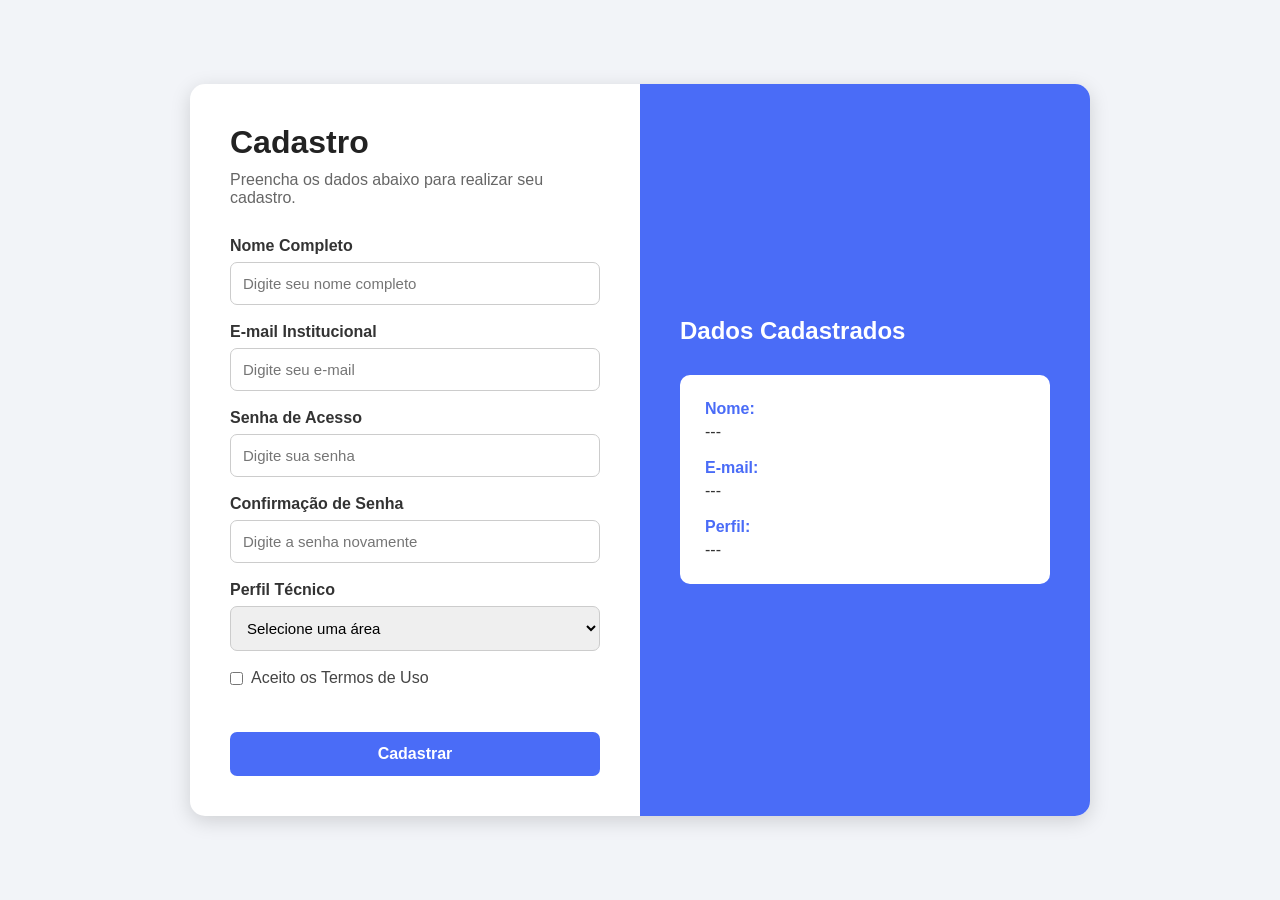
<file: index2.html>
<!DOCTYPE html>
<html lang="pt-BR">
<head>
    <meta charset="UTF-8">
    <meta name="viewport" content="width=device-width, initial-scale=1.0">
    <title>Cadastro - Desenvolvimento Web</title>

    <link rel="stylesheet" href="style2.css">
</head>

<body>

    <div class="container">

        <div class="formulario">

            <h1>Cadastro</h1>
            <p>Preencha os dados abaixo para realizar seu cadastro.</p>

            <form id="cadastroForm">

                <div class="campo">
                    <label for="nome">Nome Completo</label>
                    <input
                        type="text"
                        id="nome"
                        placeholder="Digite seu nome completo"
                        required
                    >
                </div>

                <div class="campo">
                    <label for="email">E-mail Institucional</label>
                    <input
                        type="email"
                        id="email"
                        placeholder="Digite seu e-mail"
                        required
                    >
                </div>

                <div class="campo">
                    <label for="senha">Senha de Acesso</label>
                    <input
                        type="password"
                        id="senha"
                        placeholder="Digite sua senha"
                        minlength="6"
                        required
                    >
                </div>

                <div class="campo">
                    <label for="confirmaSenha">Confirmação de Senha</label>
                    <input
                        type="password"
                        id="confirmaSenha"
                        placeholder="Digite a senha novamente"
                        required
                    >
                </div>

                <div class="campo">
                    <label for="perfil">Perfil Técnico</label>

                    <select id="perfil" required>
                        <option value="">Selecione uma área</option>
                        <option value="Redes">Redes</option>
                        <option value="Desenvolvimento">Desenvolvimento</option>
                        <option value="Suporte">Suporte</option>
                    </select>
                </div>

                <div class="termos">
                    <input type="checkbox" id="termos" required>
                    <label for="termos">
                        Aceito os Termos de Uso
                    </label>
                </div>

                <p id="mensagem"></p>

                <button type="submit">Cadastrar</button>

            </form>

        </div>

        <div class="saida">

            <h2>Dados Cadastrados</h2>

            <div class="resultado">

                <p>
                    <strong>Nome:</strong>
                    <span id="saidaNome">---</span>
                </p>

                <p>
                    <strong>E-mail:</strong>
                    <span id="saidaEmail">---</span>
                </p>

                <p>
                    <strong>Perfil:</strong>
                    <span id="saidaPerfil">---</span>
                </p>

            </div>

        </div>

    </div>

    <script src="script2.js"></script>

</body>
</html>
</file>
<file: style2.css>
* {
    margin: 0;
    padding: 0;
    box-sizing: border-box;
}

body {
    font-family: Arial, sans-serif;
    background-color: #f2f4f8;
    min-height: 100vh;

    display: flex;
    justify-content: center;
    align-items: center;
}

.container {
    width: 900px;
    max-width: 90%;
    min-height: 550px;

    background-color: white;
    border-radius: 15px;

    display: grid;
    grid-template-columns: 1fr 1fr;

    overflow: hidden;

    box-shadow: 0 5px 20px rgba(0, 0, 0, 0.15);
}



.formulario {
    padding: 40px;
}

.formulario h1 {
    color: #222;
    margin-bottom: 10px;
}

.formulario > p {
    color: #666;
    margin-bottom: 30px;
}

.campo {
    display: flex;
    flex-direction: column;
    margin-bottom: 18px;
}

.campo label {
    font-weight: bold;
    margin-bottom: 7px;
    color: #333;
}

.campo input,
.campo select {
    padding: 12px;
    border: 1px solid #ccc;
    border-radius: 7px;
    font-size: 15px;
}

.campo input:focus,
.campo select:focus {
    outline: none;
    border-color: #4a6cf7;
}

.termos {
    display: flex;
    align-items: center;
    gap: 8px;
    margin-bottom: 15px;
}

.termos label {
    color: #444;
}

#mensagem {
    min-height: 20px;
    margin-bottom: 10px;
    font-weight: bold;
}

.sucesso {
    color: green;
}

.erro {
    color: red;
}

button {
    width: 100%;
    padding: 13px;

    border: none;
    border-radius: 7px;

    background-color: #4a6cf7;
    color: white;

    font-size: 16px;
    font-weight: bold;

    cursor: pointer;
}

button:hover {
    background-color: #3556d4;
}


/* PAINEL DE SAÍDA */

.saida {
    background-color: #4a6cf7;
    color: white;

    padding: 40px;

    display: flex;
    flex-direction: column;
    justify-content: center;
}

.saida h2 {
    margin-bottom: 30px;
}

.resultado {
    background-color: white;
    color: #333;

    padding: 25px;
    border-radius: 10px;
}

.resultado p {
    margin-bottom: 18px;
}

.resultado p:last-child {
    margin-bottom: 0;
}

.resultado strong {
    display: block;
    margin-bottom: 5px;
    color: #4a6cf7;
}


/* RESPONSIVIDADE */

@media (max-width: 700px) {

    .container {
        grid-template-columns: 1fr;
        margin: 20px 0;
    }

    .saida {
        padding: 30px;
    }
}
</file>
